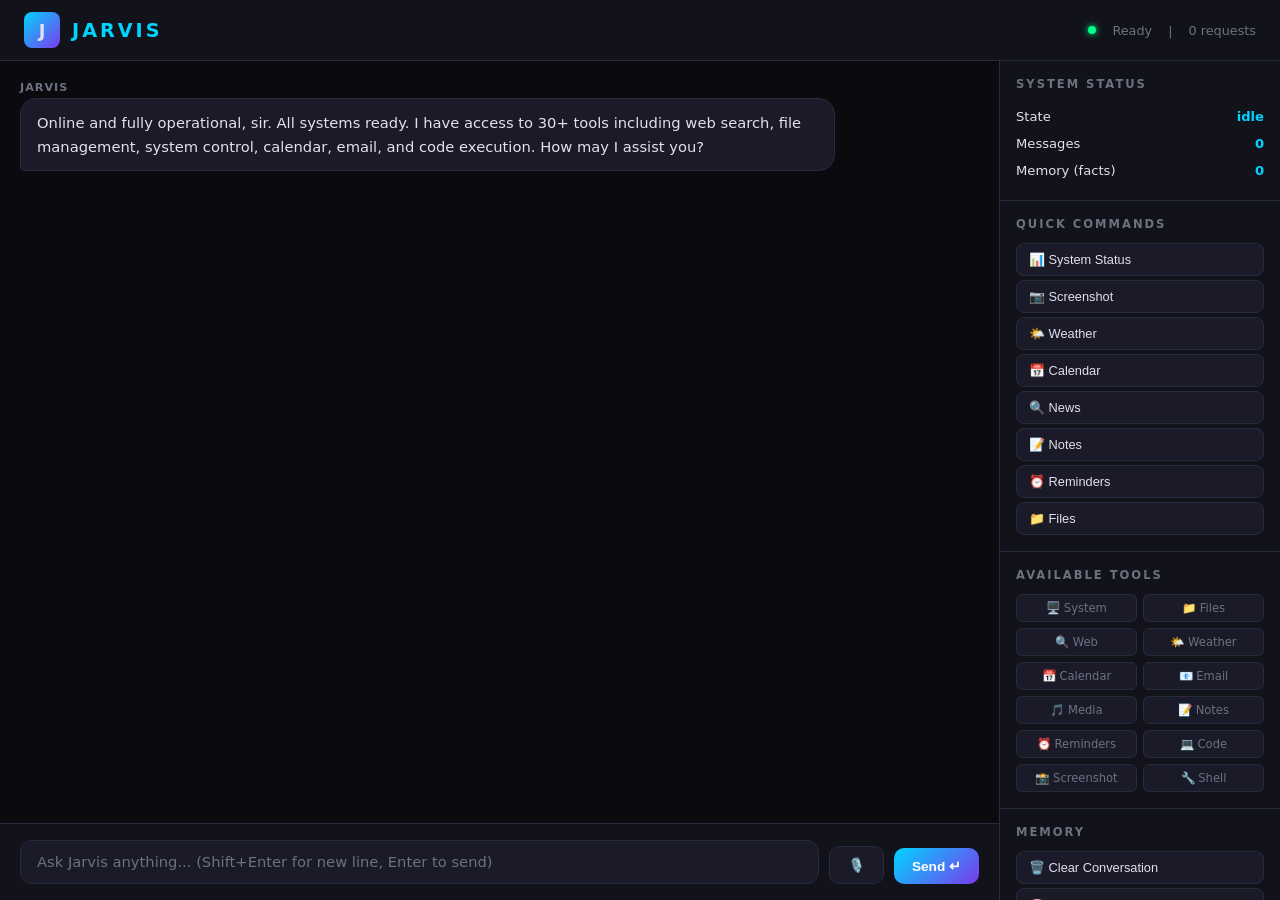
<file: jarvis2/frontend/index.html>
<!DOCTYPE html>
<html lang="en">
<head>
    <meta charset="UTF-8">
    <meta name="viewport" content="width=device-width, initial-scale=1.0">
    <title>Jarvis — Personal AI Assistant</title>
    <style>
        * { box-sizing: border-box; margin: 0; padding: 0; }

        :root {
            --bg: #0a0a0f;
            --surface: #12121a;
            --surface2: #1a1a28;
            --border: #2a2a3f;
            --accent: #00d4ff;
            --accent2: #7c3aed;
            --green: #00ff88;
            --text: #e0e0f0;
            --muted: #6b7280;
            --red: #ef4444;
        }

        body {
            font-family: 'Segoe UI', system-ui, sans-serif;
            background: var(--bg);
            color: var(--text);
            height: 100vh;
            display: flex;
            flex-direction: column;
            overflow: hidden;
        }

        /* Header */
        .header {
            display: flex;
            align-items: center;
            justify-content: space-between;
            padding: 12px 24px;
            background: var(--surface);
            border-bottom: 1px solid var(--border);
        }

        .logo {
            display: flex;
            align-items: center;
            gap: 12px;
        }

        .logo-icon {
            width: 36px;
            height: 36px;
            background: linear-gradient(135deg, var(--accent), var(--accent2));
            border-radius: 8px;
            display: flex;
            align-items: center;
            justify-content: center;
            font-size: 18px;
            font-weight: bold;
        }

        .logo h1 {
            font-size: 1.2rem;
            font-weight: 600;
            letter-spacing: 3px;
            color: var(--accent);
        }

        .status-bar {
            display: flex;
            align-items: center;
            gap: 16px;
            font-size: 0.8rem;
            color: var(--muted);
        }

        .status-dot {
            width: 8px;
            height: 8px;
            border-radius: 50%;
            background: var(--green);
            box-shadow: 0 0 6px var(--green);
            animation: pulse 2s infinite;
        }

        .status-dot.busy {
            background: var(--accent);
            box-shadow: 0 0 6px var(--accent);
        }

        @keyframes pulse {
            0%, 100% { opacity: 1; }
            50% { opacity: 0.5; }
        }

        /* Main Layout */
        .main {
            display: flex;
            flex: 1;
            overflow: hidden;
        }

        /* Chat Panel */
        .chat-panel {
            flex: 1;
            display: flex;
            flex-direction: column;
            border-right: 1px solid var(--border);
        }

        .chat-box {
            flex: 1;
            overflow-y: auto;
            padding: 20px;
            display: flex;
            flex-direction: column;
            gap: 16px;
            scroll-behavior: smooth;
        }

        .chat-box::-webkit-scrollbar { width: 4px; }
        .chat-box::-webkit-scrollbar-thumb { background: var(--border); border-radius: 2px; }

        .message {
            display: flex;
            flex-direction: column;
            gap: 4px;
            max-width: 85%;
            animation: slideIn 0.2s ease;
        }

        @keyframes slideIn {
            from { opacity: 0; transform: translateY(8px); }
            to { opacity: 1; transform: translateY(0); }
        }

        .message.user { align-self: flex-end; }
        .message.bot { align-self: flex-start; }

        .message-label {
            font-size: 0.7rem;
            font-weight: 600;
            letter-spacing: 1px;
            color: var(--muted);
            text-transform: uppercase;
        }

        .message.user .message-label { text-align: right; }

        .bubble {
            padding: 12px 16px;
            border-radius: 16px;
            font-size: 0.92rem;
            line-height: 1.6;
            word-break: break-word;
        }

        .message.user .bubble {
            background: linear-gradient(135deg, var(--accent2), #4f46e5);
            color: white;
            border-bottom-right-radius: 4px;
        }

        .message.bot .bubble {
            background: var(--surface2);
            border: 1px solid var(--border);
            color: var(--text);
            border-bottom-left-radius: 4px;
        }

        .thinking .bubble {
            color: var(--muted);
            font-style: italic;
        }

        .thinking .bubble::after {
            content: '';
            animation: dots 1.5s infinite;
        }

        @keyframes dots {
            0% { content: '.'; }
            33% { content: '..'; }
            66% { content: '...'; }
        }

        /* Tool Activity in bot messages */
        .tool-activity {
            margin-top: 8px;
            padding: 8px 12px;
            background: rgba(0, 212, 255, 0.05);
            border: 1px solid rgba(0, 212, 255, 0.2);
            border-radius: 8px;
            font-size: 0.78rem;
            color: var(--accent);
        }

        .tool-activity-item {
            display: flex;
            align-items: center;
            gap: 6px;
            padding: 2px 0;
        }

        /* Input area */
        .input-area {
            padding: 16px 20px;
            background: var(--surface);
            border-top: 1px solid var(--border);
            display: flex;
            gap: 10px;
            align-items: flex-end;
        }

        .input-area textarea {
            flex: 1;
            background: var(--surface2);
            border: 1px solid var(--border);
            border-radius: 12px;
            color: var(--text);
            padding: 12px 16px;
            font-size: 0.92rem;
            resize: none;
            min-height: 44px;
            max-height: 140px;
            outline: none;
            transition: border-color 0.2s;
            font-family: inherit;
        }

        .input-area textarea:focus {
            border-color: var(--accent);
        }

        .input-area textarea::placeholder { color: var(--muted); }

        .btn {
            padding: 10px 18px;
            border: none;
            border-radius: 10px;
            cursor: pointer;
            font-weight: 600;
            font-size: 0.85rem;
            transition: all 0.2s;
            display: flex;
            align-items: center;
            gap: 6px;
        }

        .btn-primary {
            background: linear-gradient(135deg, var(--accent), var(--accent2));
            color: white;
        }

        .btn-primary:hover { opacity: 0.9; transform: translateY(-1px); }
        .btn-primary:disabled { opacity: 0.5; cursor: not-allowed; transform: none; }

        .btn-secondary {
            background: var(--surface2);
            color: var(--text);
            border: 1px solid var(--border);
        }

        .btn-secondary:hover { border-color: var(--accent); color: var(--accent); }

        /* Sidebar */
        .sidebar {
            width: 280px;
            background: var(--surface);
            display: flex;
            flex-direction: column;
            overflow: hidden;
        }

        .sidebar-section {
            padding: 16px;
            border-bottom: 1px solid var(--border);
        }

        .sidebar-title {
            font-size: 0.72rem;
            font-weight: 700;
            letter-spacing: 2px;
            text-transform: uppercase;
            color: var(--muted);
            margin-bottom: 12px;
        }

        .tool-grid {
            display: grid;
            grid-template-columns: 1fr 1fr;
            gap: 6px;
        }

        .tool-chip {
            padding: 6px 10px;
            background: var(--surface2);
            border: 1px solid var(--border);
            border-radius: 6px;
            font-size: 0.72rem;
            color: var(--muted);
            text-align: center;
            cursor: default;
            transition: all 0.2s;
        }

        .tool-chip.active {
            border-color: var(--accent);
            color: var(--accent);
            background: rgba(0, 212, 255, 0.05);
        }

        .stat-row {
            display: flex;
            justify-content: space-between;
            align-items: center;
            padding: 6px 0;
            font-size: 0.82rem;
        }

        .stat-value {
            color: var(--accent);
            font-weight: 600;
        }

        .quick-commands {
            display: flex;
            flex-direction: column;
            gap: 4px;
        }

        .quick-cmd {
            padding: 8px 12px;
            background: var(--surface2);
            border: 1px solid var(--border);
            border-radius: 8px;
            font-size: 0.8rem;
            cursor: pointer;
            transition: all 0.2s;
            text-align: left;
            color: var(--text);
        }

        .quick-cmd:hover {
            border-color: var(--accent);
            color: var(--accent);
        }

        .sidebar-scroll {
            flex: 1;
            overflow-y: auto;
        }

        .sidebar-scroll::-webkit-scrollbar { width: 3px; }
        .sidebar-scroll::-webkit-scrollbar-thumb { background: var(--border); }

        /* Error toast */
        .toast {
            position: fixed;
            bottom: 80px;
            right: 20px;
            padding: 12px 20px;
            background: var(--red);
            color: white;
            border-radius: 10px;
            font-size: 0.85rem;
            opacity: 0;
            transition: opacity 0.3s;
            z-index: 100;
        }

        .toast.show { opacity: 1; }

        /* Execution time badge */
        .exec-time {
            font-size: 0.68rem;
            color: var(--muted);
            margin-top: 4px;
        }

        @media (max-width: 768px) {
            .sidebar { display: none; }
        }
    </style>
</head>
<body>

<!-- Header -->
<div class="header">
    <div class="logo">
        <div class="logo-icon">J</div>
        <h1>JARVIS</h1>
    </div>
    <div class="status-bar">
        <div class="status-dot" id="status-dot"></div>
        <span id="status-text">Ready</span>
        <span>|</span>
        <span id="request-count">0 requests</span>
    </div>
</div>

<!-- Main -->
<div class="main">

    <!-- Chat -->
    <div class="chat-panel">
        <div class="chat-box" id="chat-box">
            <div class="message bot">
                <div class="message-label">Jarvis</div>
                <div class="bubble">
                    Online and fully operational, sir. All systems ready. 
                    I have access to <span id="tool-count">30+</span> tools including web search, 
                    file management, system control, calendar, email, and code execution.
                    How may I assist you?
                </div>
            </div>
        </div>

        <div class="input-area">
            <textarea 
                id="user-input" 
                placeholder="Ask Jarvis anything... (Shift+Enter for new line, Enter to send)"
                rows="1"
            ></textarea>
            <button class="btn btn-secondary" onclick="triggerVoice()" id="voice-btn" title="Voice input">
                🎙️
            </button>
            <button class="btn btn-primary" onclick="sendMessage()" id="send-btn">
                Send ↵
            </button>
        </div>
    </div>

    <!-- Sidebar -->
    <div class="sidebar">
        <div class="sidebar-scroll">
            
            <!-- Stats -->
            <div class="sidebar-section">
                <div class="sidebar-title">System Status</div>
                <div class="stat-row">
                    <span>State</span>
                    <span class="stat-value" id="agent-state">idle</span>
                </div>
                <div class="stat-row">
                    <span>Messages</span>
                    <span class="stat-value" id="msg-count">0</span>
                </div>
                <div class="stat-row">
                    <span>Memory (facts)</span>
                    <span class="stat-value" id="fact-count">0</span>
                </div>
            </div>

            <!-- Quick Commands -->
            <div class="sidebar-section">
                <div class="sidebar-title">Quick Commands</div>
                <div class="quick-commands">
                    <button class="quick-cmd" onclick="quickSend('What is my system status?')">📊 System Status</button>
                    <button class="quick-cmd" onclick="quickSend('Take a screenshot')">📷 Screenshot</button>
                    <button class="quick-cmd" onclick="quickSend('What is the weather in Mumbai?')">🌤️ Weather</button>
                    <button class="quick-cmd" onclick="quickSend('Get my upcoming calendar events')">📅 Calendar</button>
                    <button class="quick-cmd" onclick="quickSend('Search the web for latest AI news')">🔍 News</button>
                    <button class="quick-cmd" onclick="quickSend('Show me my recent notes')">📝 Notes</button>
                    <button class="quick-cmd" onclick="quickSend('What reminders do I have?')">⏰ Reminders</button>
                    <button class="quick-cmd" onclick="quickSend('List my downloads folder')">📁 Files</button>
                </div>
            </div>

            <!-- Available Tools -->
            <div class="sidebar-section">
                <div class="sidebar-title">Available Tools</div>
                <div class="tool-grid" id="tool-grid">
                    <div class="tool-chip">🖥️ System</div>
                    <div class="tool-chip">📁 Files</div>
                    <div class="tool-chip">🔍 Web</div>
                    <div class="tool-chip">🌤️ Weather</div>
                    <div class="tool-chip">📅 Calendar</div>
                    <div class="tool-chip">📧 Email</div>
                    <div class="tool-chip">🎵 Media</div>
                    <div class="tool-chip">📝 Notes</div>
                    <div class="tool-chip">⏰ Reminders</div>
                    <div class="tool-chip">💻 Code</div>
                    <div class="tool-chip">📸 Screenshot</div>
                    <div class="tool-chip">🔧 Shell</div>
                </div>
            </div>

            <!-- Memory Actions -->
            <div class="sidebar-section">
                <div class="sidebar-title">Memory</div>
                <div class="quick-commands">
                    <button class="quick-cmd" onclick="clearSession()">🗑️ Clear Conversation</button>
                    <button class="quick-cmd" onclick="viewMemory()">🧠 View Memory</button>
                </div>
            </div>

        </div>
    </div>

</div>

<!-- Toast -->
<div class="toast" id="toast"></div>

<script>
    const API = "http://127.0.0.1:8000";
    let requestCount = 0;
    let isBusy = false;

    // Auto-resize textarea
    const textarea = document.getElementById("user-input");
    textarea.addEventListener("input", () => {
        textarea.style.height = "auto";
        textarea.style.height = Math.min(textarea.scrollHeight, 140) + "px";
    });

    textarea.addEventListener("keydown", (e) => {
        if (e.key === "Enter" && !e.shiftKey) {
            e.preventDefault();
            sendMessage();
        }
    });

    async function sendMessage() {
        const text = textarea.value.trim();
        if (!text || isBusy) return;

        textarea.value = "";
        textarea.style.height = "auto";

        appendMessage("You", text, "user");
        const thinkingEl = appendMessage("Jarvis", "Thinking", "bot thinking");
        thinkingEl.id = "thinking-msg";

        setLoading(true);

        try {
            const res = await fetch(`${API}/text`, {
                method: "POST",
                headers: { "Content-Type": "application/json" },
                body: JSON.stringify({ text }),
            });

            removeThinking();

            if (!res.ok) {
                const err = await res.json();
                appendMessage("Jarvis", `Error: ${err.detail}`, "bot");
                return;
            }

            const data = await res.json();
            const msgEl = appendMessage("Jarvis", data.response, "bot");
            
            // Add execution time
            if (data.elapsed_sec) {
                const timeEl = document.createElement("div");
                timeEl.className = "exec-time";
                timeEl.textContent = `⚡ ${data.elapsed_sec}s`;
                msgEl.appendChild(timeEl);
            }

            requestCount++;
            updateStats(data);

        } catch (err) {
            removeThinking();
            appendMessage("Jarvis", "Connection error — is the server running?", "bot");
            showToast("Connection failed");
        } finally {
            setLoading(false);
        }
    }

    async function triggerVoice() {
        if (isBusy) return;
        
        const btn = document.getElementById("voice-btn");
        btn.textContent = "🔴";
        setLoading(true);

        const thinkingEl = appendMessage("Jarvis", "Listening for voice input", "bot thinking");

        try {
            const res = await fetch(`${API}/voice`, { method: "POST" });
            removeThinking();

            if (!res.ok) {
                const err = await res.json();
                appendMessage("Jarvis", `Voice error: ${err.detail}`, "bot");
                return;
            }

            const data = await res.json();
            appendMessage("You (voice)", data.input, "user");
            appendMessage("Jarvis", data.response, "bot");
            updateStats(data);

        } catch (err) {
            removeThinking();
            showToast("Voice processing failed");
        } finally {
            btn.textContent = "🎙️";
            setLoading(false);
        }
    }

    function quickSend(text) {
        if (isBusy) return;
        textarea.value = text;
        sendMessage();
    }

    function appendMessage(sender, content, className) {
        const chatBox = document.getElementById("chat-box");
        const wrapper = document.createElement("div");
        wrapper.className = `message ${className}`;

        const label = document.createElement("div");
        label.className = "message-label";
        label.textContent = sender;

        const bubble = document.createElement("div");
        bubble.className = "bubble";
        bubble.textContent = content;

        wrapper.appendChild(label);
        wrapper.appendChild(bubble);
        chatBox.appendChild(wrapper);
        chatBox.scrollTop = chatBox.scrollHeight;

        return wrapper;
    }

    function removeThinking() {
        const el = document.getElementById("thinking-msg");
        if (el) el.remove();
    }

    function setLoading(busy) {
        isBusy = busy;
        document.getElementById("send-btn").disabled = busy;
        document.getElementById("status-dot").className = "status-dot" + (busy ? " busy" : "");
        document.getElementById("status-text").textContent = busy ? "Processing..." : "Ready";
    }

    function updateStats(data) {
        document.getElementById("request-count").textContent = `${requestCount} requests`;
        if (data.state) {
            document.getElementById("agent-state").textContent = data.state;
        }
    }

    function showToast(msg) {
        const toast = document.getElementById("toast");
        toast.textContent = msg;
        toast.classList.add("show");
        setTimeout(() => toast.classList.remove("show"), 3000);
    }

    async function clearSession() {
        if (!confirm("Clear conversation history? Long-term memory is preserved.")) return;
        try {
            await fetch(`${API}/memory/session`, { method: "DELETE" });
            document.getElementById("chat-box").innerHTML = "";
            appendMessage("Jarvis", "Session cleared. Long-term memory preserved, sir.", "bot");
        } catch (e) {
            showToast("Could not clear session");
        }
    }

    async function viewMemory() {
        try {
            const res = await fetch(`${API}/memory`);
            const data = await res.json();
            const facts = data.facts || {};
            const factList = Object.entries(facts).map(([k,v]) => `${k}: ${v}`).join("\n") || "No facts stored yet.";
            appendMessage("Jarvis", `🧠 Memory Stats:\n• Messages: ${data.stats.current_session_messages}\n• Facts stored: ${data.stats.stored_facts}\n\nKnown facts:\n${factList}`, "bot");
            document.getElementById("msg-count").textContent = data.stats.current_session_messages;
            document.getElementById("fact-count").textContent = data.stats.stored_facts;
        } catch (e) {
            showToast("Could not fetch memory");
        }
    }

    // Load tool count on startup
    async function loadToolCount() {
        try {
            const res = await fetch(`${API}/tools`);
            const data = await res.json();
            document.getElementById("tool-count").textContent = data.tool_count;
        } catch (e) {}
    }

    // Poll health
    async function pollHealth() {
        try {
            const res = await fetch(`${API}/health`);
            const data = await res.json();
            if (data.memory) {
                document.getElementById("msg-count").textContent = data.memory.current_session_messages || 0;
                document.getElementById("fact-count").textContent = data.memory.stored_facts || 0;
            }
        } catch (e) {}
    }

    loadToolCount();
    setInterval(pollHealth, 10000);
</script>

</body>
</html>
</file>
